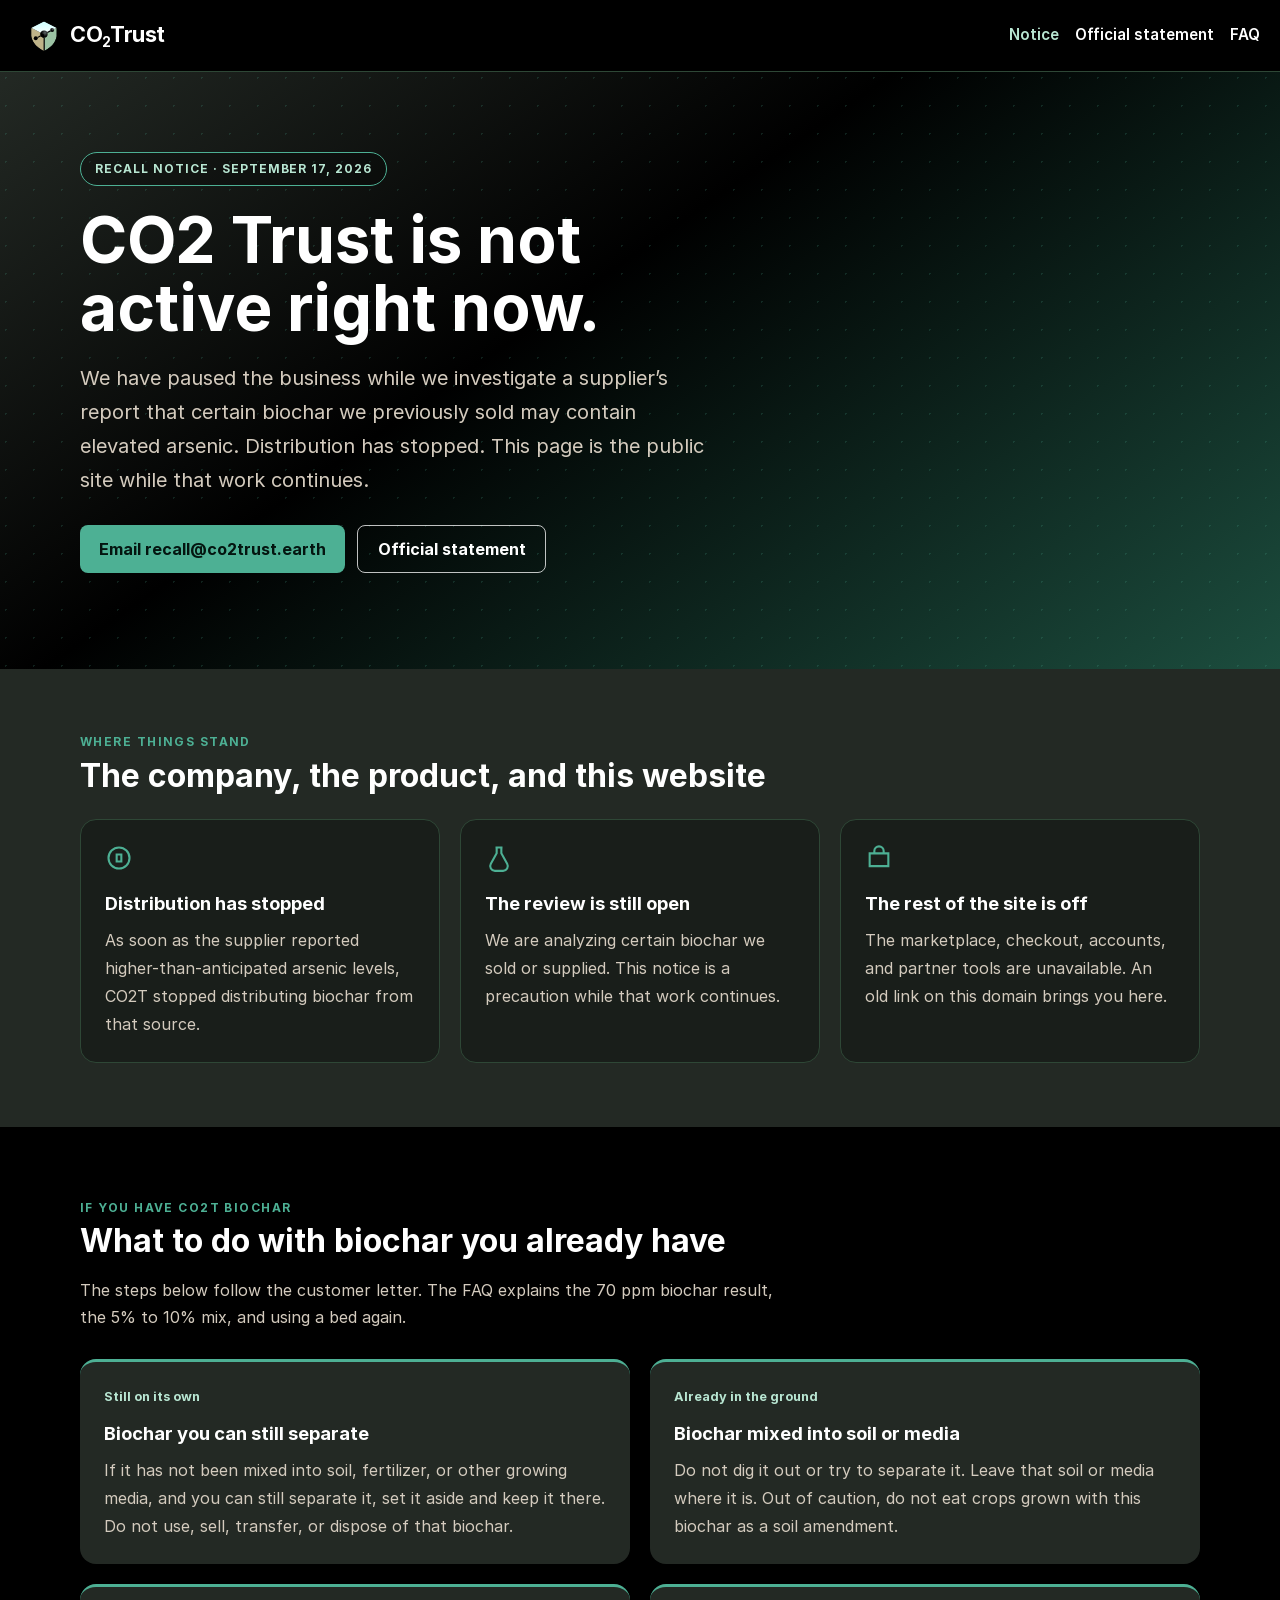
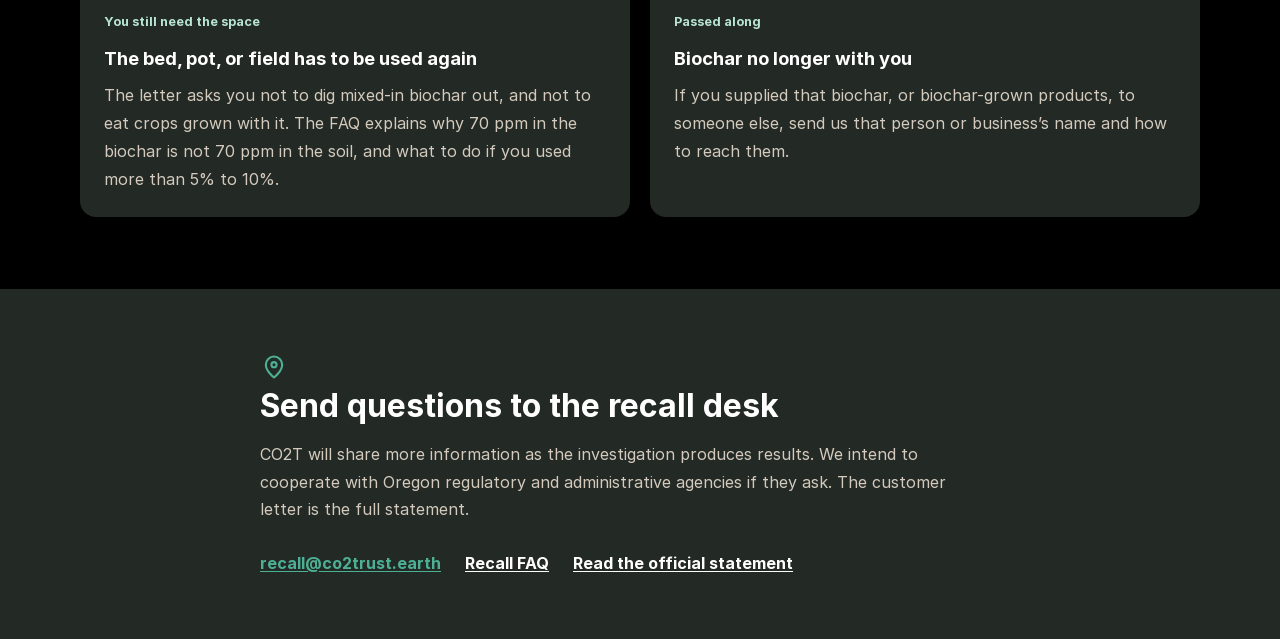
<file: index.html>
<!DOCTYPE html>
<html lang="en">
<head>
  <meta charset="utf-8">
  <meta name="viewport" content="width=device-width, initial-scale=1">
  <title>CO2 Trust — operations paused</title>
  <meta name="description" content="CO2 Trust is not active. Biochar distribution is paused while CO2T investigates a supplier report of elevated arsenic in certain biochar it previously sold.">
  <meta name="theme-color" content="#1c4d3e">
  <link rel="icon" href="assets/icon.svg" type="image/svg+xml">
  <link rel="stylesheet" href="assets/styles.css?v=2">
</head>
<body>
  <a class="skip" href="#main">Skip to content</a>
  <header class="site-header">
    <a class="brand" href="./" aria-label="CO2 Trust">
      <img class="mark" src="assets/logo.svg" alt="">
      <span class="word">CO<sub>2</sub>Trust</span>
    </a>
    <nav class="nav" aria-label="Notice">
      <a href="./" aria-current="page">Notice</a>
      <a href="recall-letter/">Official statement</a>
      <a href="faq/">FAQ</a>
    </nav>
  </header>

  <main id="main">
    <section class="hero">
      <div class="wrap">
        <p class="kicker">Recall notice · September 17, 2026</p>
        <h1>CO2 Trust is not active right now.</h1>
        <p class="lede">We have paused the business while we investigate a supplier’s report that certain biochar we previously sold may contain elevated arsenic. Distribution has stopped. This page is the public site while that work continues.</p>
        <div class="actions">
          <a class="btn btn-primary" href="mailto:recall@co2trust.earth">Email recall@co2trust.earth</a>
          <a class="btn btn-outline" href="recall-letter/">Official statement</a>
        </div>
      </div>
    </section>

    <section class="band">
      <div class="wrap">
        <p class="overline">Where things stand</p>
        <h2>The company, the product, and this website</h2>
        <div class="grid-3">
          <article class="card">
            <svg viewBox="0 0 24 24" fill="none" stroke="currentColor" stroke-width="1.8" aria-hidden="true"><circle cx="12" cy="12" r="9"/><path d="M10 9h4v6h-4z"/></svg>
            <h3>Distribution has stopped</h3>
            <p>As soon as the supplier reported higher-than-anticipated arsenic levels, CO2T stopped distributing biochar from that source.</p>
          </article>
          <article class="card">
            <svg viewBox="0 0 24 24" fill="none" stroke="currentColor" stroke-width="1.8" aria-hidden="true"><path d="M9 3h6M10 3v5l-5 9a4 4 0 0 0 3.5 6h7A4 4 0 0 0 19 17l-5-9V3"/></svg>
            <h3>The review is still open</h3>
            <p>We are analyzing certain biochar we sold or supplied. This notice is a precaution while that work continues.</p>
          </article>
          <article class="card">
            <svg viewBox="0 0 24 24" fill="none" stroke="currentColor" stroke-width="1.8" aria-hidden="true"><path d="M4 8h16v11H4zM8 8V6a4 4 0 0 1 8 0v2"/></svg>
            <h3>The rest of the site is off</h3>
            <p>The marketplace, checkout, accounts, and partner tools are unavailable. An old link on this domain brings you here.</p>
          </article>
        </div>
      </div>
    </section>

    <section class="section" id="guidance">
      <div class="wrap">
        <p class="overline">If you have CO2T biochar</p>
        <h2>What to do with biochar you already have</h2>
        <p class="intro">The steps below follow the customer letter. The FAQ explains the 70 ppm biochar result, the 5% to 10% mix, and using a bed again.</p>
        <div class="grid-2">
          <article class="guide">
            <p class="label">Still on its own</p>
            <h3>Biochar you can still separate</h3>
            <p>If it has not been mixed into soil, fertilizer, or other growing media, and you can still separate it, set it aside and keep it there. Do not use, sell, transfer, or dispose of that biochar.</p>
          </article>
          <article class="guide">
            <p class="label">Already in the ground</p>
            <h3>Biochar mixed into soil or media</h3>
            <p>Do not dig it out or try to separate it. Leave that soil or media where it is. Out of caution, do not eat crops grown with this biochar as a soil amendment.</p>
          </article>
          <article class="guide">
            <p class="label">You still need the space</p>
            <h3>The bed, pot, or field has to be used again</h3>
            <p>The letter asks you not to dig mixed-in biochar out, and not to eat crops grown with it. The FAQ explains why 70 ppm in the biochar is not 70 ppm in the soil, and what to do if you used more than 5% to 10%.</p>
          </article>
          <article class="guide">
            <p class="label">Passed along</p>
            <h3>Biochar no longer with you</h3>
            <p>If you supplied that biochar, or biochar-grown products, to someone else, send us that person or business’s name and how to reach them.</p>
          </article>
        </div>
      </div>
    </section>

    <section class="band" id="contact">
      <div class="wrap wrap-narrow">
        <svg class="contact-icon" viewBox="0 0 24 24" fill="none" stroke="currentColor" stroke-width="1.8" aria-hidden="true"><path d="M12 21s7-5.4 7-11a7 7 0 1 0-14 0c0 5.6 7 11 7 11z"/><circle cx="12" cy="10" r="2.2"/></svg>
        <h2>Send questions to the recall desk</h2>
        <p class="intro">CO2T will share more information as the investigation produces results. We intend to cooperate with Oregon regulatory and administrative agencies if they ask. The customer letter is the full statement.</p>
        <div class="links">
          <a href="mailto:recall@co2trust.earth">recall@co2trust.earth</a>
          <a class="quiet" href="faq/">Recall FAQ</a>
          <a class="quiet" href="recall-letter/">Read the official statement</a>
        </div>
      </div>
    </section>
  </main>
</body>
</html>
</file>
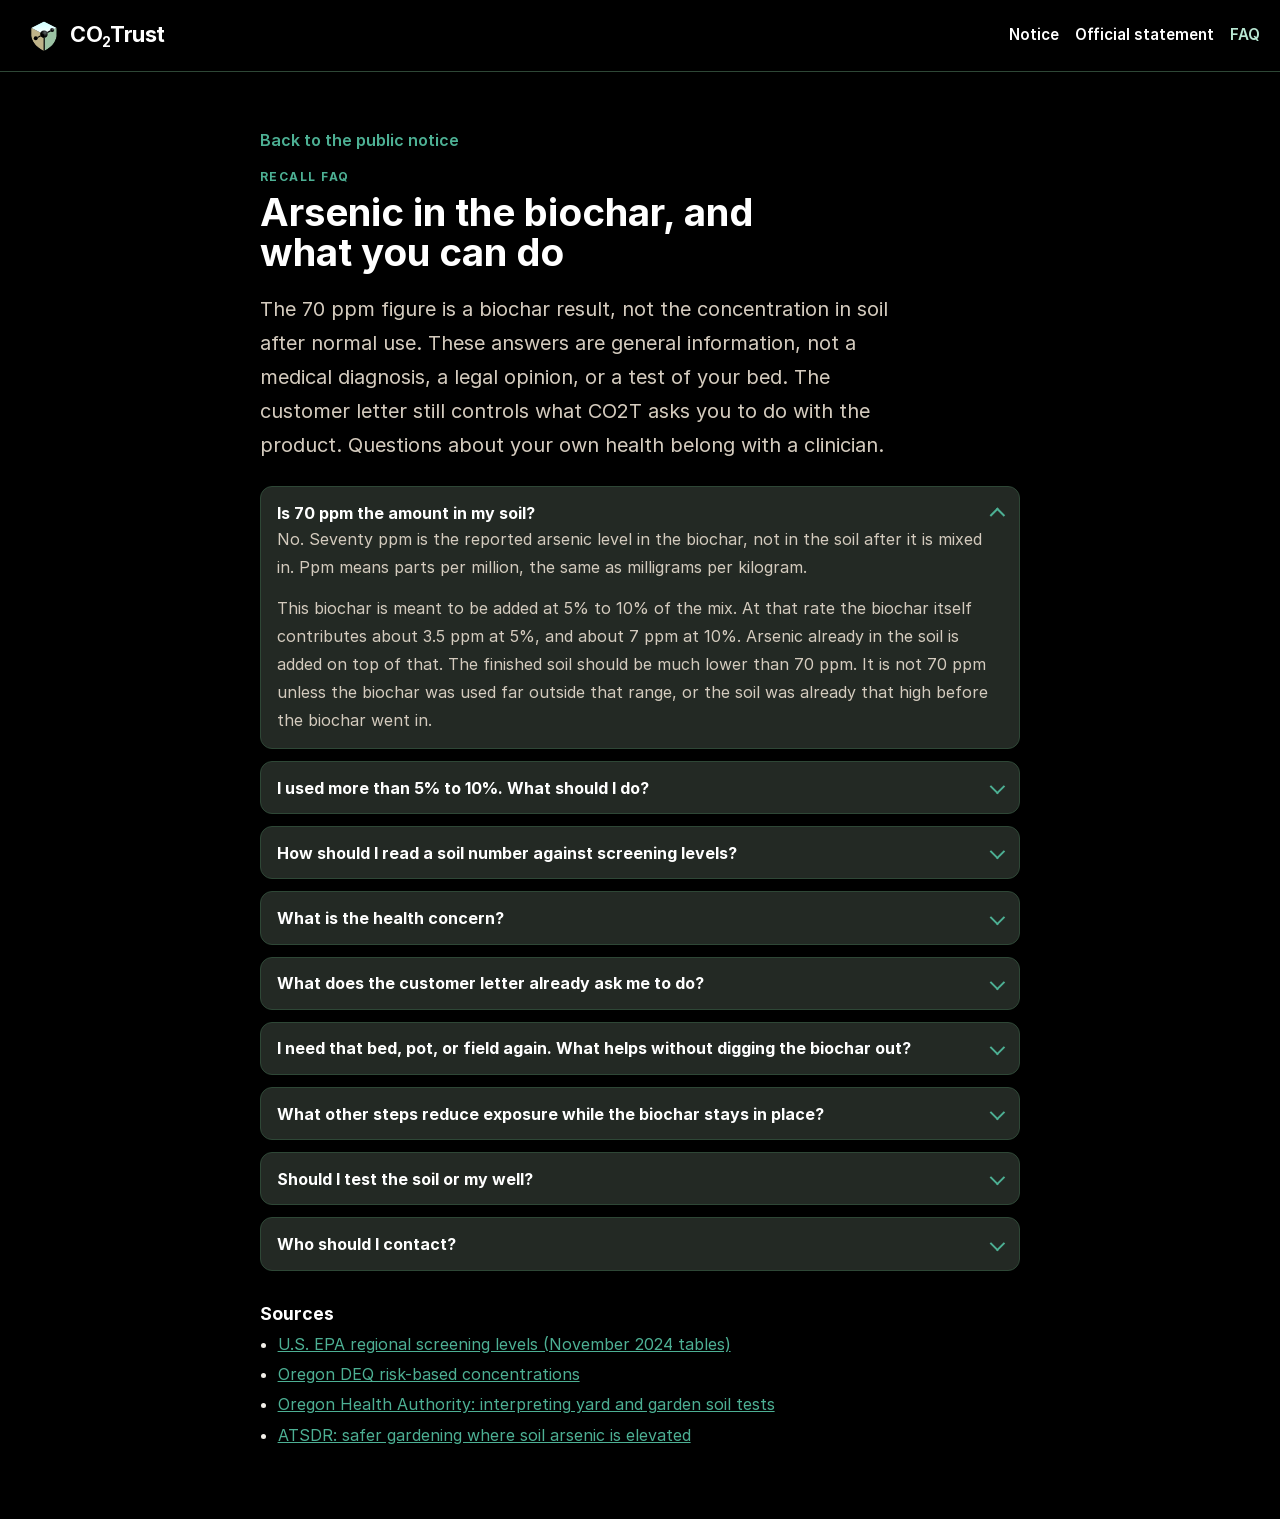
<file: faq/index.html>
<!DOCTYPE html>
<html lang="en">
<head>
  <meta charset="utf-8">
  <meta name="viewport" content="width=device-width, initial-scale=1">
  <title>Recall FAQ | CO2 Trust</title>
  <meta name="description" content="The reported 70 ppm figure is in the biochar, not the soil. At the recommended 5% to 10% mix the soil result is much lower. Email the recall desk if more than that was used.">
  <meta name="theme-color" content="#1c4d3e">
  <link rel="icon" href="../assets/icon.svg" type="image/svg+xml">
  <link rel="stylesheet" href="../assets/styles.css?v=2">
</head>
<body>
  <a class="skip" href="#main">Skip to content</a>
  <header class="site-header">
    <a class="brand" href="../" aria-label="CO2 Trust">
      <img class="mark" src="../assets/logo.svg" alt="">
      <span class="word">CO<sub>2</sub>Trust</span>
    </a>
    <nav class="nav" aria-label="Notice">
      <a href="../">Notice</a>
      <a href="../recall-letter/">Official statement</a>
      <a href="./" aria-current="page">FAQ</a>
    </nav>
  </header>

  <main id="main" class="page">
    <div class="wrap wrap-narrow">
      <p><a class="back" href="../">Back to the public notice</a></p>
      <p class="overline">Recall FAQ</p>
      <h1>Arsenic in the biochar, and what you can do</h1>
      <p class="lede">The 70 ppm figure is a biochar result, not the concentration in soil after normal use. These answers are general information, not a medical diagnosis, a legal opinion, or a test of your bed. The customer letter still controls what CO2T asks you to do with the product. Questions about your own health belong with a clinician.</p>

      <div class="faq-list">
        <details open>
          <summary>Is 70 ppm the amount in my soil?</summary>
          <p class="answer">No. Seventy ppm is the reported arsenic level in the biochar, not in the soil after it is mixed in. Ppm means parts per million, the same as milligrams per kilogram.</p>
          <p class="answer">This biochar is meant to be added at 5% to 10% of the mix. At that rate the biochar itself contributes about 3.5 ppm at 5%, and about 7 ppm at 10%. Arsenic already in the soil is added on top of that. The finished soil should be much lower than 70 ppm. It is not 70 ppm unless the biochar was used far outside that range, or the soil was already that high before the biochar went in.</p>
        </details>
        <details>
          <summary>I used more than 5% to 10%. What should I do?</summary>
          <p class="answer">Email <a href="mailto:recall@co2trust.earth">recall@co2trust.earth</a> and say how you applied it: the share of the mix, or how much biochar went into how much soil. Do not dig it out while you wait. A heavier application can leave more arsenic in the soil than the 5% to 10% range, and we need that detail for your situation.</p>
        </details>
        <details>
          <summary>How should I read a soil number against screening levels?</summary>
          <p class="answer">Compare a soil test, not the biochar test, with these figures. The U.S. EPA residential soil screening level for inorganic arsenic in the November 2024 tables is 0.68 mg/kg. That is a screening level, not a cleanup standard and not a prediction that someone will become ill. Oregon DEQ’s published residential direct-contact risk-based concentration for arsenic is 0.43 mg/kg. Oregon Health Authority’s yard-and-garden guide lists Portland Basin background arsenic at 8.8 mg/kg. Other Oregon regions are often about 7 to 19 mg/kg.</p>
          <p class="answer">A recommended 5% to 10% mix does not put 70 ppm into the soil. The biochar’s share of that mix is about 3.5 to 7 ppm, before the arsenic that was already in the ground. Whether the finished bed is above a screening level depends on that soil test, not on the biochar label.</p>
        </details>
        <details>
          <summary>What is the health concern?</summary>
          <p class="answer">Inorganic arsenic is toxic, and the dose depends on the soil people actually touch, not on 70 ppm in the unused biochar. At the recommended mix, that soil concentration is much lower. The exposure that matters is usually swallowing small amounts of soil or dust over time, especially for young children, plus eating food grown in the amended soil. Washing produce removes dirt on the surface. It does not remove arsenic taken up inside the plant.</p>
          <p class="answer">Long-term ingestion of inorganic arsenic is associated with skin changes and with higher risk of skin, bladder, and lung cancer, among other effects. Touching soil once is not the exposure that causes sudden poisoning. This page cannot calculate anyone’s dose. The customer letter still asks you not to eat crops grown with this biochar while the investigation continues.</p>
          <p class="answer">If someone has swallowed soil and is ill, or you are worried about a child who eats dirt from the bed, contact a physician or Poison Control at 1-800-222-1222.</p>
        </details>
        <details>
          <summary>What does the customer letter already ask me to do?</summary>
          <p class="answer">If you can still separate the biochar from soil or other media, set it aside and do not use, sell, transfer, or dispose of it. If it is already mixed in and cannot be separated, do not try to dig it out or isolate it, and do not eat crops grown with it as a soil amendment. Keep that material in place. If you passed the biochar or biochar-grown products to someone else, send their name and contact information to <a href="mailto:recall@co2trust.earth">recall@co2trust.earth</a>.</p>
        </details>
        <details>
          <summary>I need that bed, pot, or field again. What helps without digging the biochar out?</summary>
          <p class="answer">The letter asks you not to remove biochar that is already mixed in, and not to eat crops grown with it. Those two requests can both be met if new food is grown in clean soil that does not mix with the affected media.</p>
          <p class="answer">Use a lined raised bed or containers filled with clean soil or commercial potting mix. Keep a barrier between that clean soil and the biochar-amended soil so roots and watering do not pull from the old media. Do not dump, give away, or landfill the old soil to clear the space. Email recall@co2trust.earth before you move it.</p>
          <p class="answer">Ornamental plants in the existing soil avoid the food pathway. They do not remove the arsenic. Do not treat that planting as a cleanup.</p>
        </details>
        <details>
          <summary>What other steps reduce exposure while the biochar stays in place?</summary>
          <p class="answer">Wash hands after contact with the soil, and have children wash hands and faces before they eat. Take shoes off at the door. Damp-mop or use a HEPA vacuum instead of dry-sweeping dust. Cover bare spots with grass, mulch, or landscape fabric plus a clean cover so people and pets are not playing in loose soil. Wash outdoor toys and pets. Do not eat, drink, or smoke while working in that soil. Do not compost the affected media into a new food bed. These steps limit contact. They are not a substitute for the requests in the customer letter.</p>
        </details>
        <details>
          <summary>Should I test the soil or my well?</summary>
          <p class="answer">A test of the bed, not the biochar bag, is the soil number. At a 5% to 10% mix that number should be much lower than 70 ppm. Ask an accredited lab for total arsenic in soil and say the sample is for a garden or yard. If you used more than 5% to 10%, email us before you rely on a guess. If you drink from a well and the material was used near it, a separate arsenic test of the well water is a reasonable precaution. A soil number does not measure the well. Do not dig the biochar out in order to sample it.</p>
        </details>
        <details>
          <summary>Who should I contact?</summary>
          <p class="answer">Product questions go to <a href="mailto:recall@co2trust.earth">recall@co2trust.earth</a>. Health questions go to your clinician or your local public health department. The customer letter is on the official statement page. CO2T will share more when the investigation produces results.</p>
        </details>
      </div>

      <section class="sources">
        <h2>Sources</h2>
        <ul>
          <li><a href="https://www.epa.gov/risk/regional-screening-levels-rsls-generic-tables">U.S. EPA regional screening levels (November 2024 tables)</a></li>
          <li><a href="https://www.oregon.gov/deq/FilterDocs/RBDMTable.pdf">Oregon DEQ risk-based concentrations</a></li>
          <li><a href="https://www.oregon.gov/oha/ph/healthyenvironments/healthyneighborhoods/healthygardening/documents/oha-interpreting-yard-garden-soil-testing-results.pdf">Oregon Health Authority: interpreting yard and garden soil tests</a></li>
          <li><a href="https://atsdr.cdc.gov/sites/springvalley/svgardening.html">ATSDR: safer gardening where soil arsenic is elevated</a></li>
        </ul>
      </section>
    </div>
  </main>
</body>
</html>
</file>
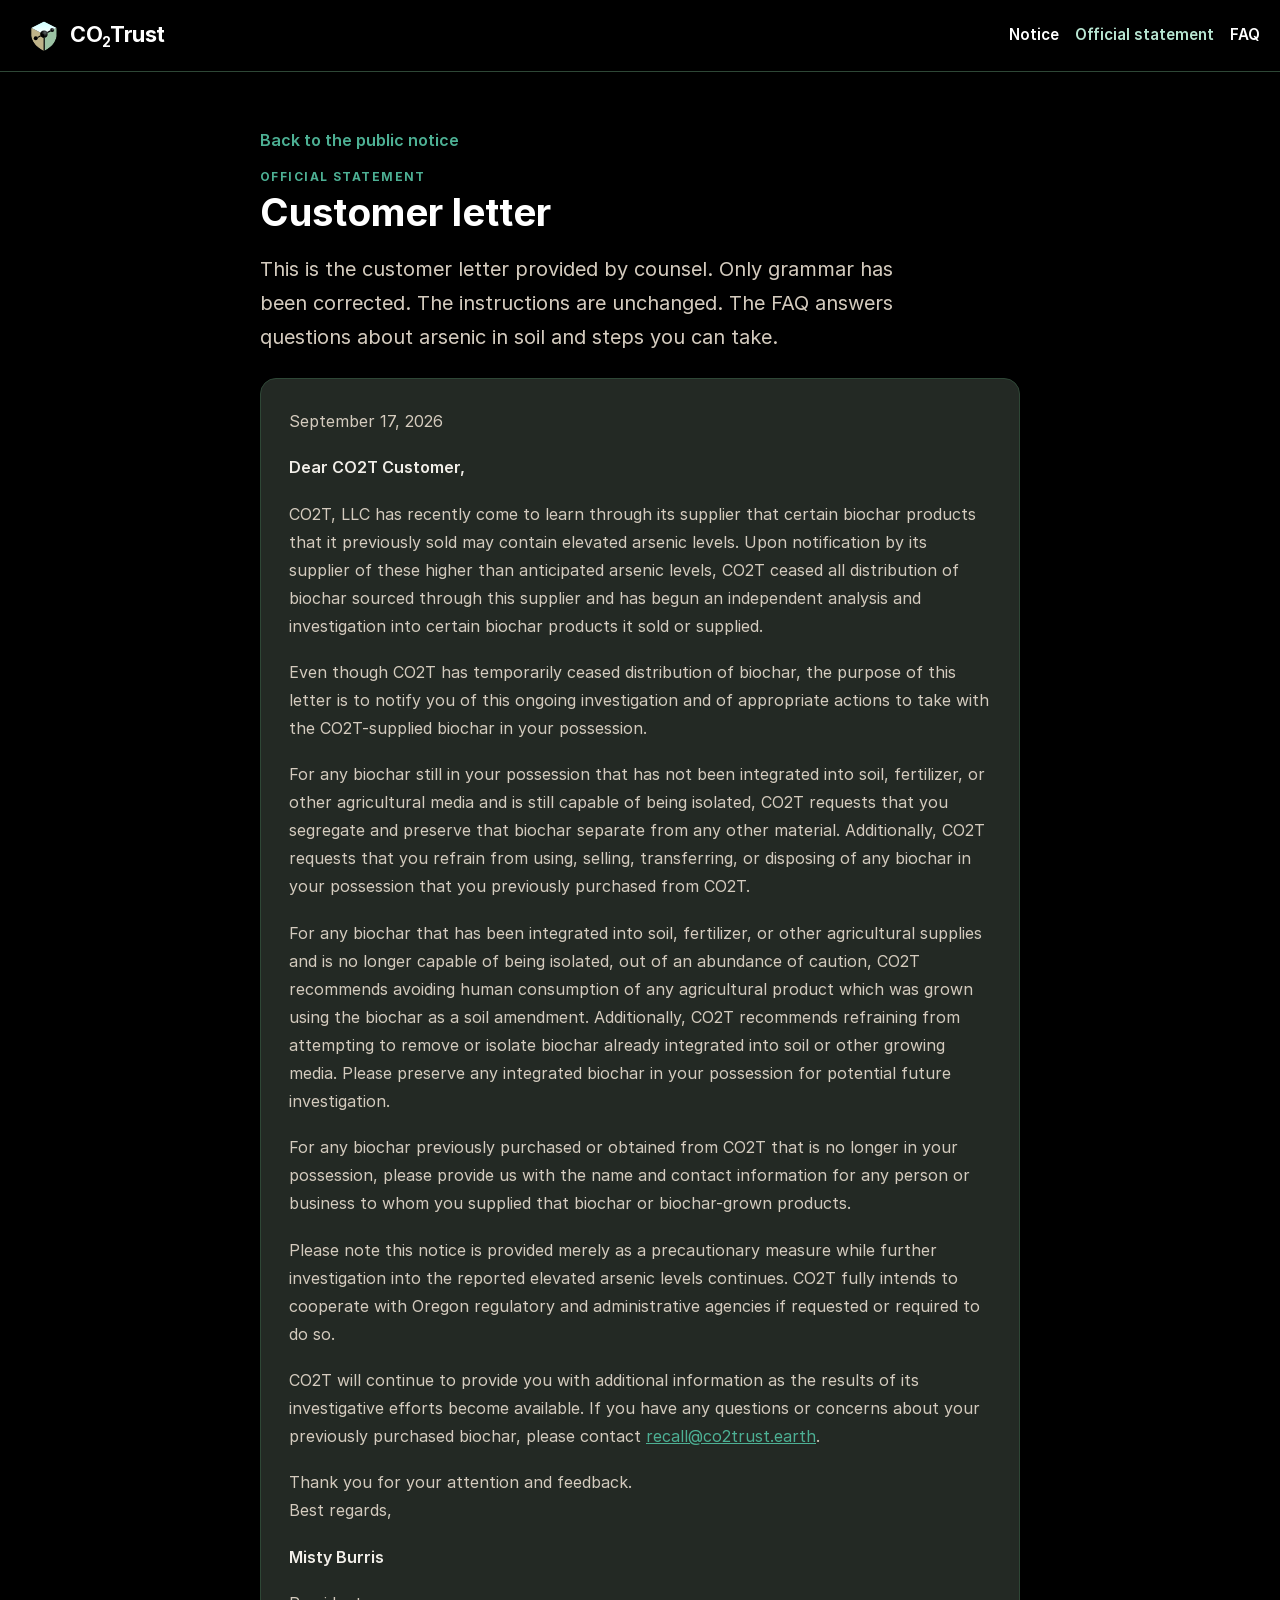
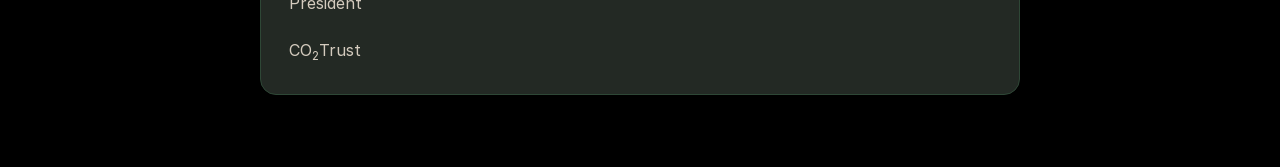
<file: recall-letter/index.html>
<!DOCTYPE html>
<html lang="en">
<head>
  <meta charset="utf-8">
  <meta name="viewport" content="width=device-width, initial-scale=1">
  <title>Official statement | CO2 Trust</title>
  <meta name="description" content="Official customer letter from Misty Burris, President of CO2 Trust, regarding the precautionary biochar recall investigation.">
  <meta name="theme-color" content="#1c4d3e">
  <link rel="icon" href="../assets/icon.svg" type="image/svg+xml">
  <link rel="stylesheet" href="../assets/styles.css?v=2">
</head>
<body>
  <a class="skip" href="#main">Skip to content</a>
  <header class="site-header">
    <a class="brand" href="../" aria-label="CO2 Trust">
      <img class="mark" src="../assets/logo.svg" alt="">
      <span class="word">CO<sub>2</sub>Trust</span>
    </a>
    <nav class="nav" aria-label="Notice">
      <a href="../">Notice</a>
      <a href="./" aria-current="page">Official statement</a>
      <a href="../faq/">FAQ</a>
    </nav>
  </header>

  <main id="main" class="page">
    <div class="wrap wrap-narrow">
      <p><a class="back" href="../">Back to the public notice</a></p>
      <p class="overline">Official statement</p>
      <h1>Customer letter</h1>
      <p class="lede">This is the customer letter provided by counsel. Only grammar has been corrected. The instructions are unchanged. The FAQ answers questions about arsenic in soil and steps you can take.</p>

      <article class="letter">
        <p class="date">September 17, 2026</p>
        <p class="salute">Dear CO2T Customer,</p>
        <p>CO2T, LLC has recently come to learn through its supplier that certain biochar products that it previously sold may contain elevated arsenic levels. Upon notification by its supplier of these higher than anticipated arsenic levels, CO2T ceased all distribution of biochar sourced through this supplier and has begun an independent analysis and investigation into certain biochar products it sold or supplied.</p>
        <p>Even though CO2T has temporarily ceased distribution of biochar, the purpose of this letter is to notify you of this ongoing investigation and of appropriate actions to take with the CO2T-supplied biochar in your possession.</p>
        <p>For any biochar still in your possession that has not been integrated into soil, fertilizer, or other agricultural media and is still capable of being isolated, CO2T requests that you segregate and preserve that biochar separate from any other material. Additionally, CO2T requests that you refrain from using, selling, transferring, or disposing of any biochar in your possession that you previously purchased from CO2T.</p>
        <p>For any biochar that has been integrated into soil, fertilizer, or other agricultural supplies and is no longer capable of being isolated, out of an abundance of caution, CO2T recommends avoiding human consumption of any agricultural product which was grown using the biochar as a soil amendment. Additionally, CO2T recommends refraining from attempting to remove or isolate biochar already integrated into soil or other growing media. Please preserve any integrated biochar in your possession for potential future investigation.</p>
        <p>For any biochar previously purchased or obtained from CO2T that is no longer in your possession, please provide us with the name and contact information for any person or business to whom you supplied that biochar or biochar-grown products.</p>
        <p>Please note this notice is provided merely as a precautionary measure while further investigation into the reported elevated arsenic levels continues. CO2T fully intends to cooperate with Oregon regulatory and administrative agencies if requested or required to do so.</p>
        <p>CO2T will continue to provide you with additional information as the results of its investigative efforts become available. If you have any questions or concerns about your previously purchased biochar, please contact <a href="mailto:recall@co2trust.earth">recall@co2trust.earth</a>.</p>
        <p>Thank you for your attention and feedback.</p>
        <div class="sign">
          <p>Best regards,</p>
          <p class="name">Misty Burris</p>
          <p>President</p>
          <p>CO<sub class="sub">2</sub>Trust</p>
        </div>
      </article>
    </div>
  </main>
</body>
</html>
</file>
<file: assets/styles.css>
@font-face {
  font-family: Inter;
  src: url("fonts/Inter-Regular.woff2") format("woff2");
  font-weight: 400;
  font-style: normal;
  font-display: swap;
}

@font-face {
  font-family: Inter;
  src: url("fonts/Inter-500.woff2") format("woff2");
  font-weight: 500;
  font-style: normal;
  font-display: swap;
}

@font-face {
  font-family: Inter;
  src: url("fonts/Inter-600.woff2") format("woff2");
  font-weight: 600;
  font-style: normal;
  font-display: swap;
}

@font-face {
  font-family: Inter;
  src: url("fonts/Inter-700.woff2") format("woff2");
  font-weight: 700;
  font-style: normal;
  font-display: swap;
}

:root {
  --bg: #000000;
  --card: #232924;
  --primary: #4db094;
  --primary-light: #b8e6d2;
  --primary-800: #1c4d3e;
  --text: #f2efe9;
  --muted: #d4cbbe;
  --line: #2e4736;
  --white: #ffffff;
  --header: 72px;
}

* { box-sizing: border-box; }

html { scroll-behavior: smooth; }

body {
  margin: 0;
  min-height: 100vh;
  background: var(--bg);
  color: var(--text);
  font-family: Inter, system-ui, -apple-system, "Segoe UI", Arial, sans-serif;
  font-size: 1rem;
  line-height: 1.5;
}

a { color: var(--primary); }

img { max-width: 100%; }

.skip {
  position: absolute;
  left: 1rem;
  top: -4rem;
  background: var(--primary);
  color: #041510;
  padding: 0.5rem 0.75rem;
  z-index: 20;
}

.skip:focus { top: 0.5rem; }

.site-header {
  position: sticky;
  top: 0;
  z-index: 10;
  display: flex;
  align-items: center;
  justify-content: space-between;
  flex-wrap: wrap;
  gap: 0.75rem 1.25rem;
  min-height: var(--header);
  padding: 0.5rem 1.25rem;
  background: rgba(0, 0, 0, 0.92);
  border-bottom: 1px solid var(--line);
  backdrop-filter: blur(8px);
}

.brand {
  display: flex;
  align-items: center;
  text-decoration: none;
  min-width: 0;
}

.brand img.mark {
  width: 48px;
  height: 48px;
  flex: none;
}

.word {
  color: var(--white);
  font-weight: 700;
  font-size: 1.35rem;
  letter-spacing: -0.03em;
  margin-left: 0.15rem;
}

.word sub { font-size: 0.62em; }

.nav {
  display: flex;
  flex-wrap: wrap;
  gap: 0.35rem 1rem;
}

.nav a {
  color: var(--white);
  text-decoration: none;
  font-weight: 600;
  font-size: 0.95rem;
}

.nav a[aria-current="page"] { color: var(--primary-light); }

.wrap {
  width: min(1120px, calc(100% - 2rem));
  margin: 0 auto;
}

.wrap-narrow { width: min(760px, calc(100% - 2rem)); }

.hero {
  position: relative;
  overflow: hidden;
  padding: 5rem 0 6rem;
  background: linear-gradient(145deg, #232924 0%, #000000 42%, #1c4d3e 100%);
}

.hero::before {
  content: "";
  position: absolute;
  inset: 0;
  opacity: 0.18;
  background-image: radial-gradient(circle at 20% 20%, var(--primary) 1px, transparent 1px);
  background-size: 28px 28px;
  pointer-events: none;
}

.hero .wrap { position: relative; max-width: 760px; margin-left: max(1rem, calc((100% - 1120px) / 2)); }

.kicker {
  display: inline-block;
  margin: 0 0 1.25rem;
  padding: 0.45rem 0.9rem;
  border-radius: 999px;
  border: 1px solid var(--primary);
  background: rgba(0, 0, 0, 0.25);
  color: var(--primary-light);
  font-weight: 700;
  letter-spacing: 0.08em;
  text-transform: uppercase;
  font-size: 0.75rem;
}

h1 {
  margin: 0;
  color: var(--white);
  font-weight: 700;
  font-size: clamp(2.4rem, 5vw, 4rem);
  line-height: 1.05;
  max-width: 16ch;
}

.lede {
  max-width: 40rem;
  margin: 1.25rem 0 0;
  color: var(--muted);
  font-size: clamp(1.05rem, 2vw, 1.25rem);
  line-height: 1.7;
}

.actions {
  display: flex;
  flex-wrap: wrap;
  gap: 0.75rem;
  margin-top: 1.75rem;
}

.btn {
  display: inline-flex;
  align-items: center;
  justify-content: center;
  min-height: 48px;
  padding: 0.7rem 1.2rem;
  border-radius: 8px;
  font-weight: 700;
  text-decoration: none;
  font-size: 1rem;
}

.btn-primary { background: var(--primary); color: #041510; }
.btn-outline { border: 1px solid rgba(255, 255, 255, 0.75); color: var(--white); }
.btn:hover { filter: brightness(1.08); }

.band { background: var(--card); padding: 4rem 0; }
.section { padding: 4.5rem 0; }

.overline {
  margin: 0 0 0.35rem;
  color: var(--primary);
  letter-spacing: 0.12em;
  text-transform: uppercase;
  font-size: 0.75rem;
  font-weight: 700;
}

h2 {
  margin: 0 0 1.5rem;
  color: var(--white);
  font-size: clamp(1.5rem, 3vw, 2rem);
  font-weight: 700;
  line-height: 1.2;
}

h3 {
  margin: 0;
  color: var(--white);
  font-size: 1.15rem;
  font-weight: 700;
}

.intro { max-width: 44rem; color: var(--muted); line-height: 1.7; margin: -0.5rem 0 1.75rem; }

.grid-3, .grid-2 {
  display: grid;
  gap: 1.25rem;
}

.grid-3 { grid-template-columns: repeat(3, 1fr); }
.grid-2 { grid-template-columns: repeat(2, 1fr); }

.card, .guide {
  height: 100%;
  padding: 1.5rem;
  border-radius: 16px;
  background: rgba(0, 0, 0, 0.28);
  border: 1px solid var(--line);
}

.guide {
  background: var(--card);
  border: 0;
  border-top: 3px solid var(--primary);
}

.card svg, .contact-icon { color: var(--primary); width: 28px; height: 28px; }
.card h3, .guide h3 { margin: 0.75rem 0 0.5rem; }
.card p, .guide p, .letter p, .answer { margin: 0; color: var(--muted); line-height: 1.75; }
.guide .label { color: var(--primary-light); font-weight: 700; font-size: 0.8rem; }

.links { display: flex; flex-wrap: wrap; gap: 0.75rem 1.5rem; align-items: center; }
.links a { font-weight: 700; text-underline-offset: 0.15em; }
.links a.quiet { color: var(--white); }

.page { padding: 2.5rem 0 4.5rem; }
.page h1 { font-size: clamp(1.8rem, 4vw, 2.4rem); max-width: 22ch; }

.back { font-weight: 600; text-decoration: none; }
.back:hover { text-decoration: underline; }

.letter {
  margin-top: 1.5rem;
  padding: 1.75rem;
  border-radius: 16px;
  background: var(--card);
  border: 1px solid var(--line);
}

.letter .date, .sign p { color: var(--muted); }
.letter .salute, .sign .name { color: var(--text); font-weight: 600; }
.letter p + p { margin-top: 1.15rem; }
.sub { font-size: 0.75em; }

.faq-list { display: grid; gap: 0.75rem; margin-top: 1.5rem; }

details {
  background: var(--card);
  border: 1px solid var(--line);
  border-radius: 12px;
  padding: 0.85rem 1rem;
}

summary {
  cursor: pointer;
  color: var(--white);
  font-weight: 700;
  list-style: none;
}

summary::-webkit-details-marker { display: none; }

summary::after {
  content: "";
  float: right;
  width: 0.55rem;
  height: 0.55rem;
  margin-top: 0.35rem;
  border-right: 2px solid var(--primary);
  border-bottom: 2px solid var(--primary);
  transform: rotate(45deg);
}

details[open] summary::after { transform: rotate(225deg); margin-top: 0.55rem; }

details .answer + .answer { margin-top: 0.85rem; }

.sources { margin-top: 2rem; }
.sources h2 { font-size: 1.1rem; margin-bottom: 0.5rem; }
.sources ul { margin: 0; padding-left: 1.1rem; }
.sources li + li { margin-top: 0.4rem; }

@media (max-width: 800px) {
  .grid-3, .grid-2 { grid-template-columns: 1fr; }
  .word { font-size: 1.1rem; }
  .hero { padding: 3.5rem 0 4rem; }
}
</file>
